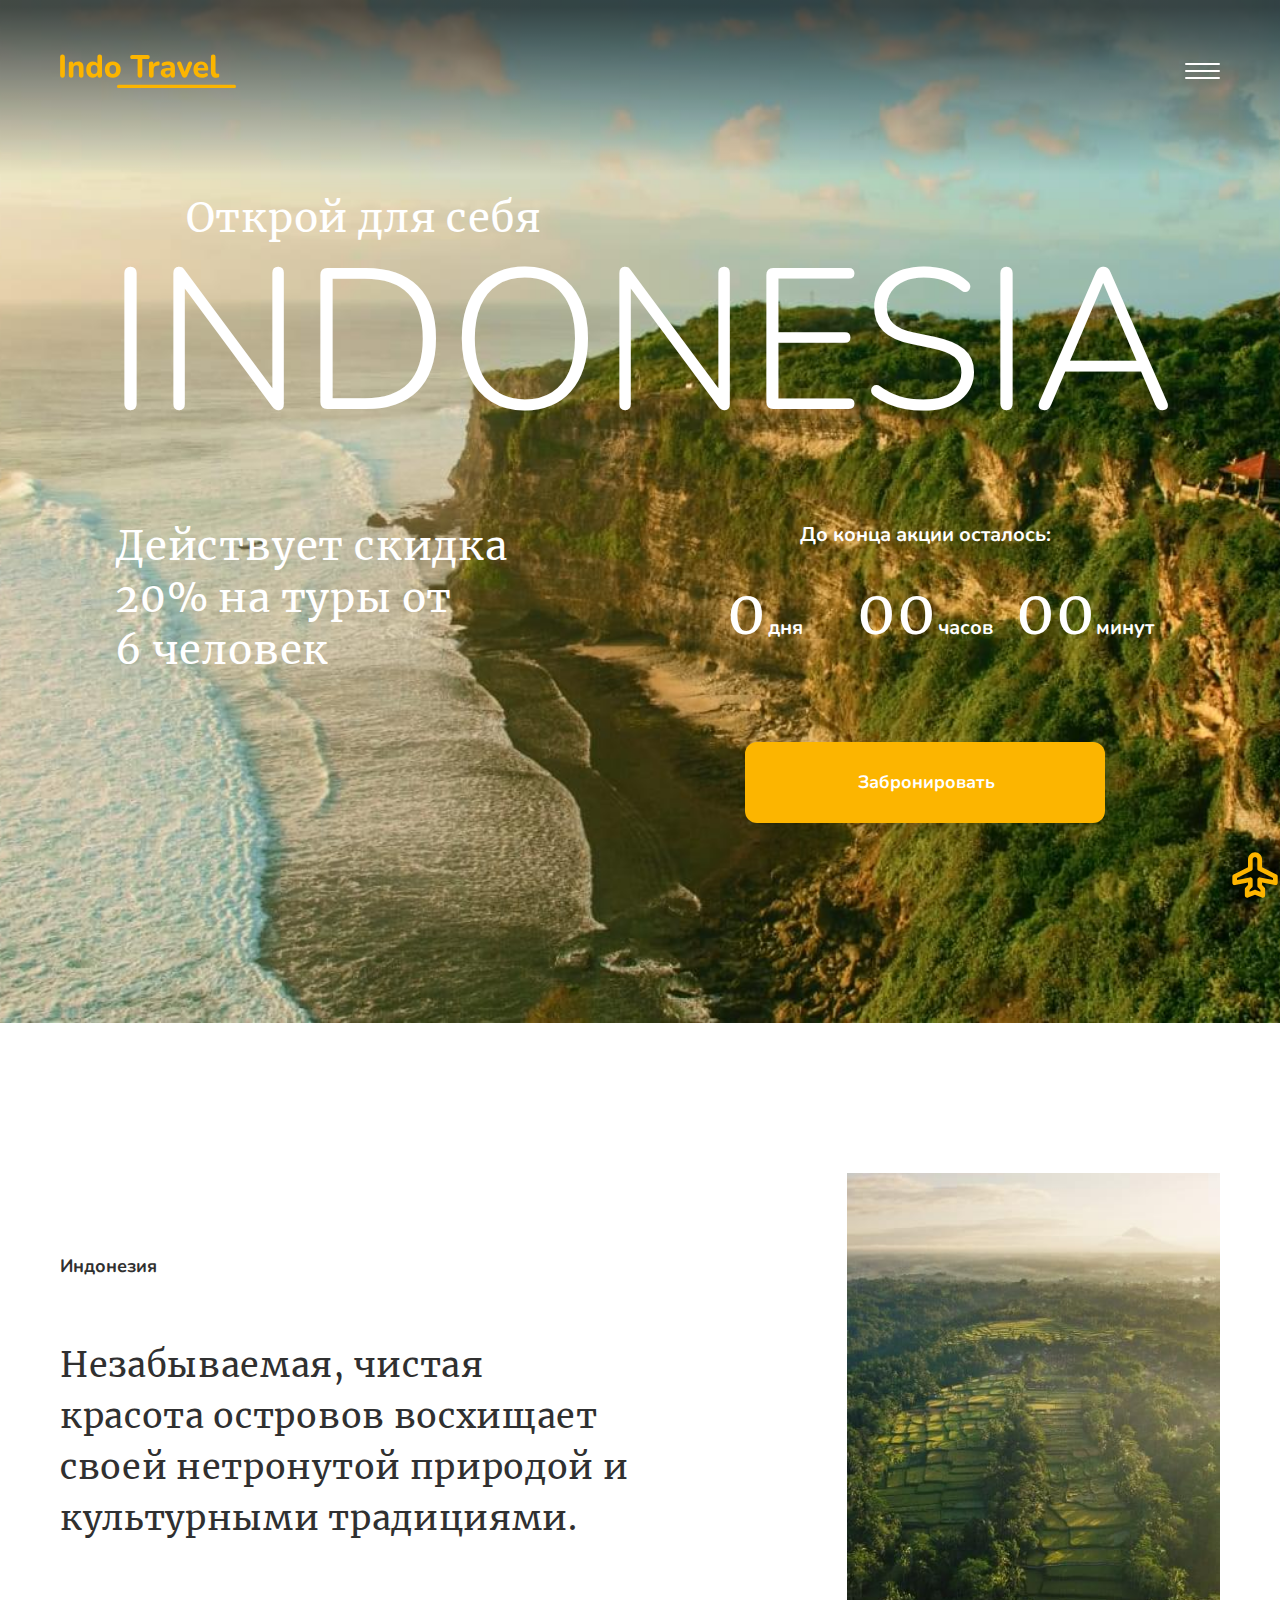
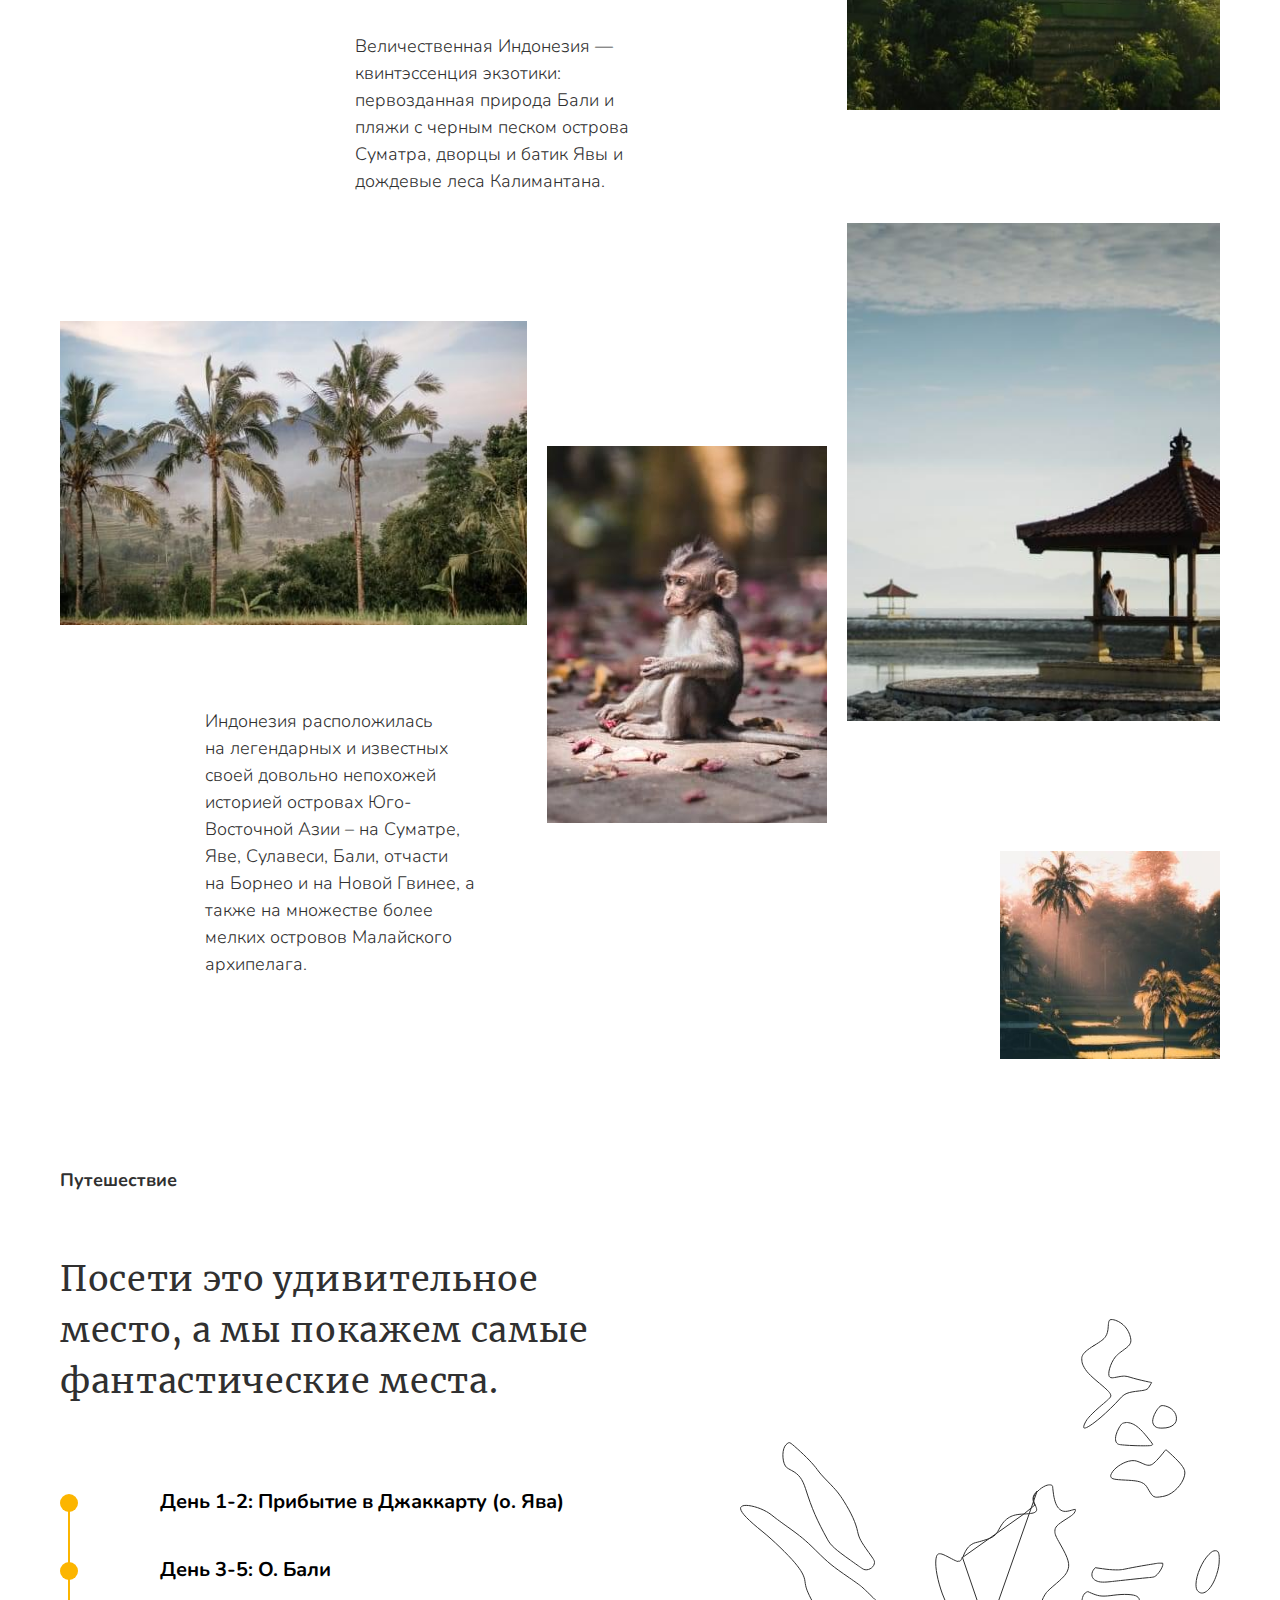
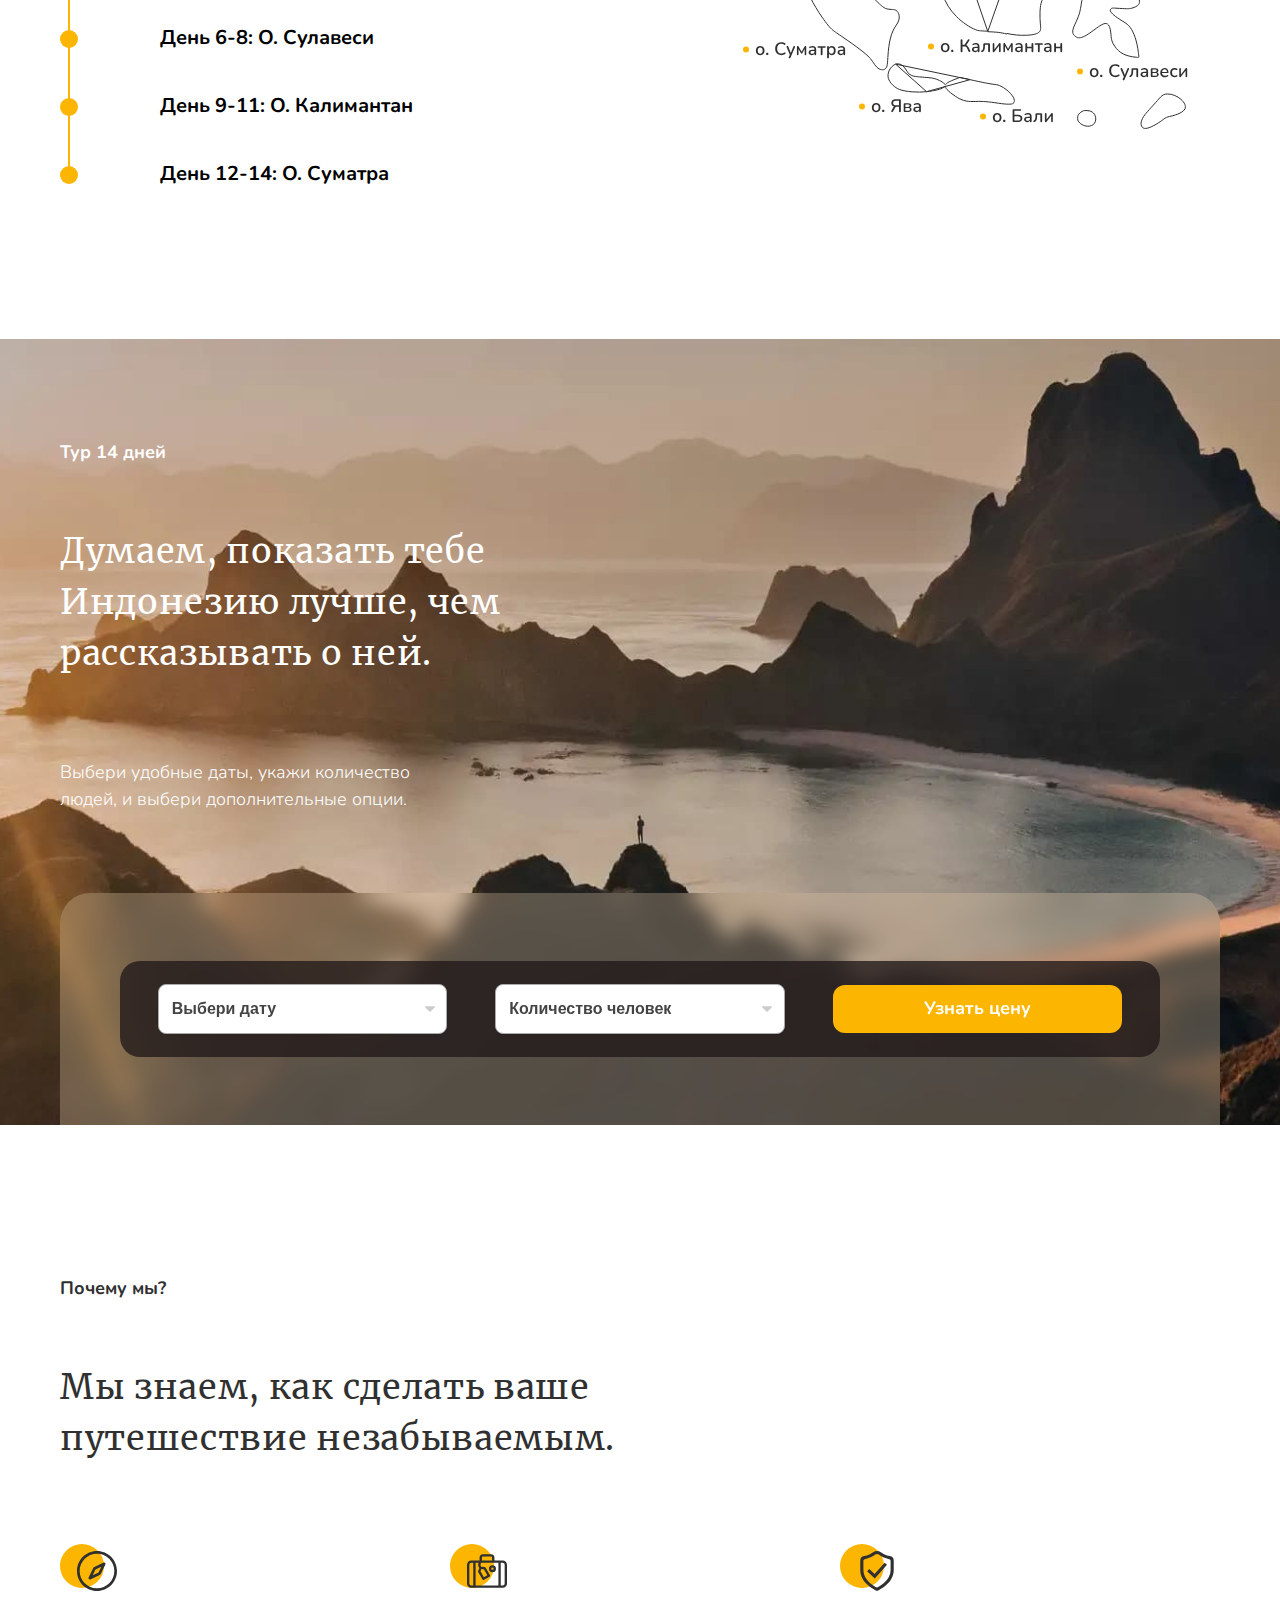
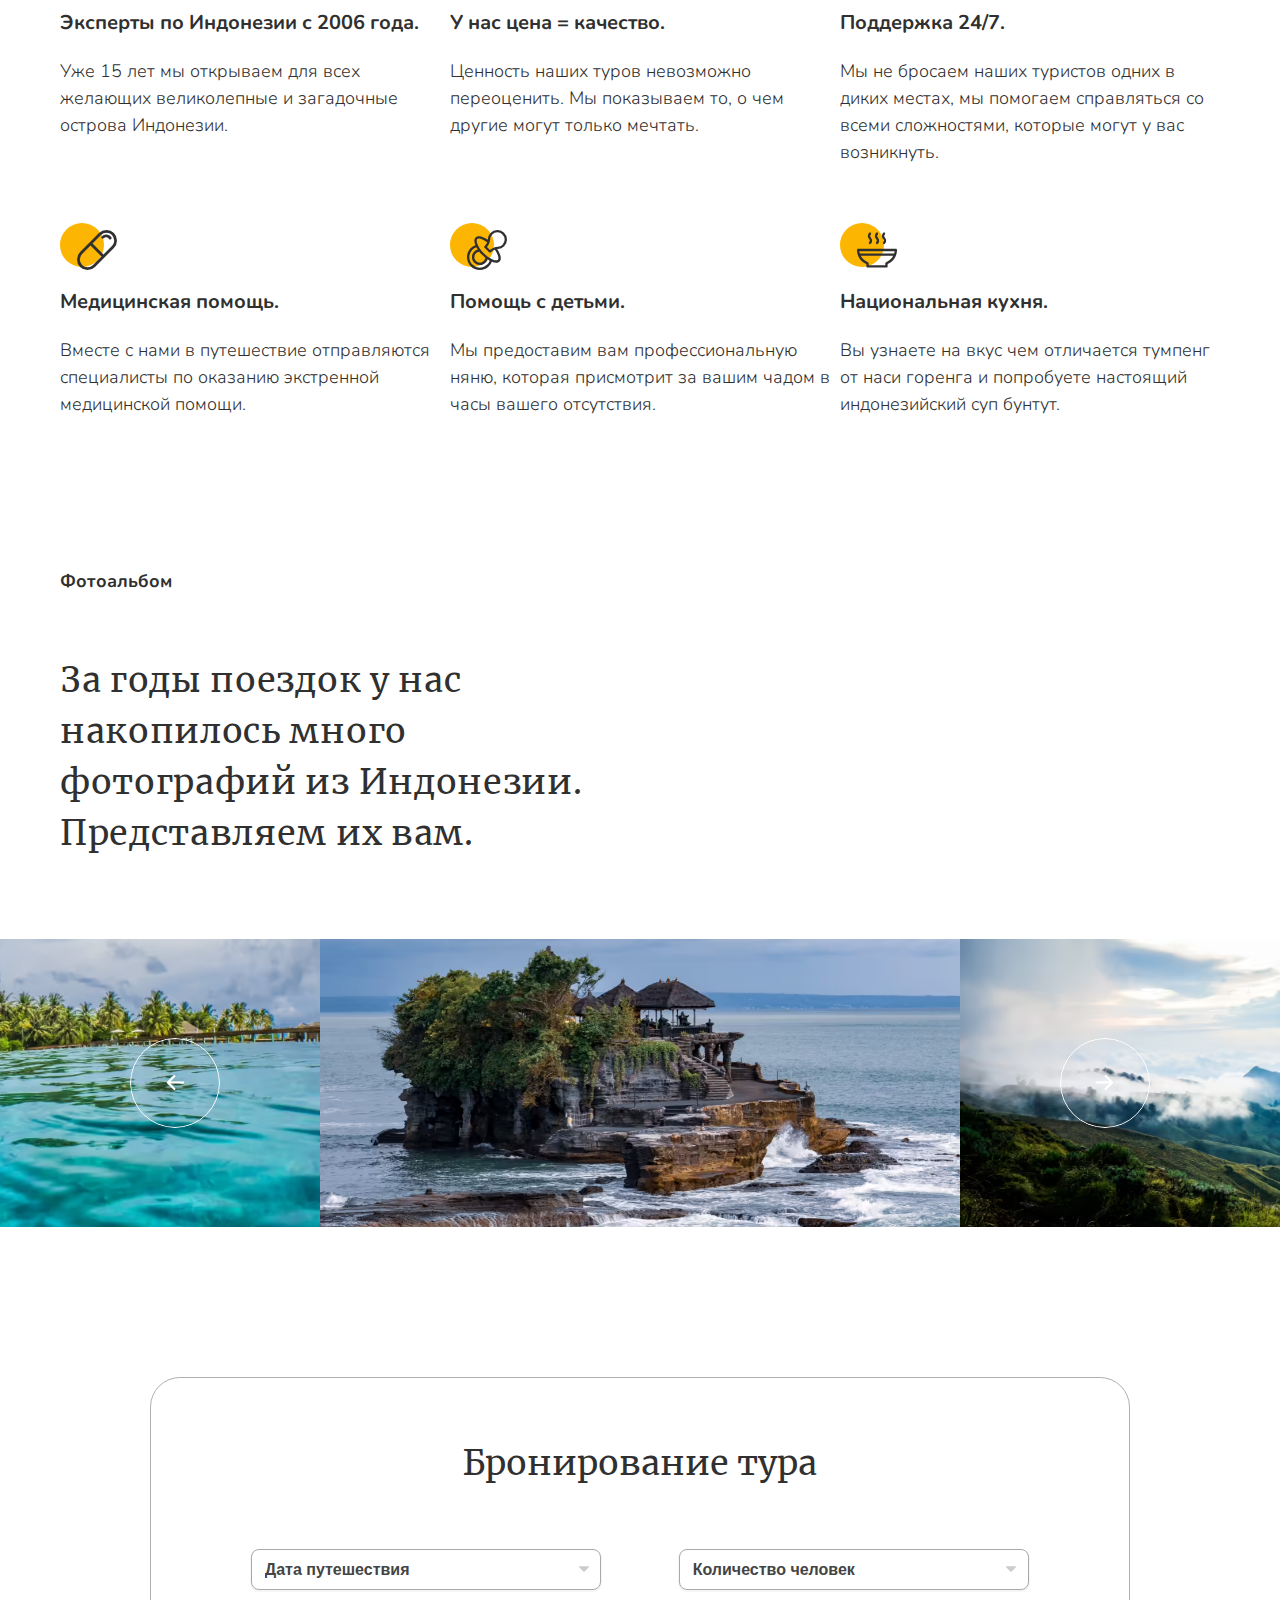
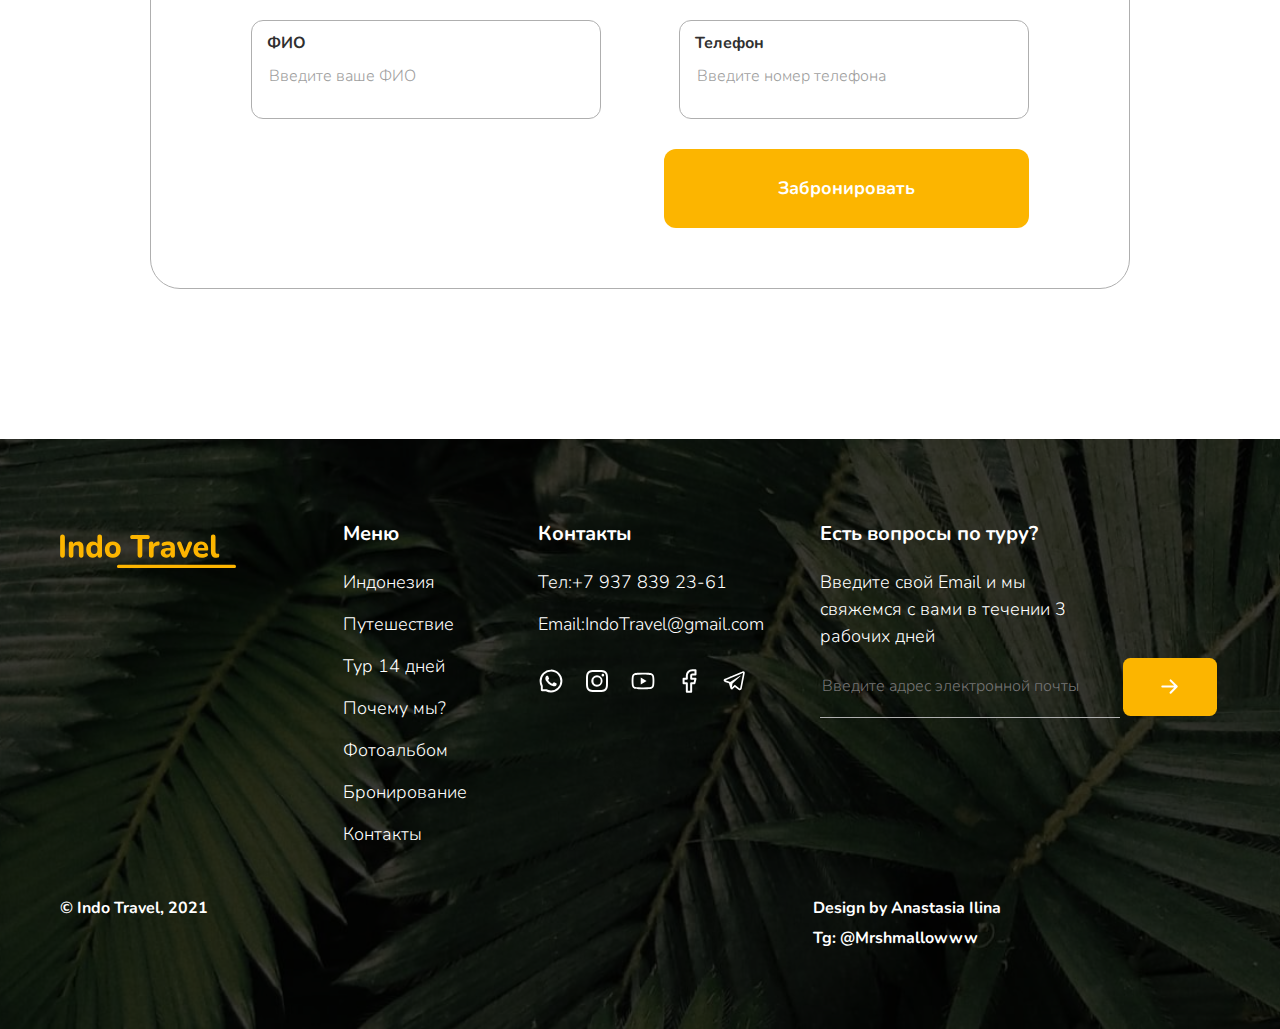
<file: index.html>
<!DOCTYPE html>
<html lang="en">
<head>
  <meta charset="UTF-8">
  <meta http-equiv="X-UA-Compatible" content="IE=edge">
  <meta name="viewport" content="width=device-width,initial-scale=1">
  <link rel="preload" href="fonts/merriweather-v28-latin_cyrillic-regular.woff2" as="font" type="font/woff2" crossorigin>
  <link rel="preload" href="fonts/nunito-v20-latin_cyrillic-300.woff2" as="font" type="font/woff2" crossorigin>
  <link rel="preload" href="fonts/nunito-v20-latin_cyrillic-700.woff2" as="font" type="font/woff2" crossorigin>
  <link rel="icon" type="image/svg+xml" href="img/favicon.svg">
  <link rel="icon" type="image/png" href="img/favicon.png">
  <link rel="stylesheet" href="css/swiper-bundle.css"/>
  <link rel="stylesheet" href="css/index.css">
  <link rel="stylesheet" href="css/timer.css">
  <title>Indonesia</title>
  <script defer src="scripts/swiper-bundle.min.js"></script>
  <script defer src="scripts/just-validate.production.min.js"></script>
  <script defer src="scripts/inputmask.min.js"></script>
  <script src="scripts/main.js" type="module"></script>
</head>
<body>
  <header class="header">
    <div class="container header__container">
      <img src="img/logo.svg" class="logo header__logo" alt="Логотип компании Indo Travel">

      <button class="header__menu-button" aria-label="Кнопка вызова меню"></button>

      <nav class="header__menu">
        <ul class="header__list">
          <li class="header__item"><a href="#about" class="header__link">Индонезия</a></li>
          <li class="header__item"><a href="#travel" class="header__link">Путешествие</a></li>
          <li class="header__item"><a href="#tour" class="header__link">Тур 14 дней</a></li>
          <li class="header__item"><a href="#why" class="header__link">Почему мы?</a></li>
          <li class="header__item"><a href="#album" class="header__link">Фотоальбом</a></li>
          <li class="header__item"><a href="#reservation" class="header__link">Бронирование</a></li>
          <li class="header__item"><a href="#contacts" class="header__link">Контакты</a></li>
        </ul>
      </nav>
    </div>
  </header>
  <main>
    <section class="section hero" id="hero">
      <div class="container">
        <div class="hero__content">
          <div class="hero__wrapper-title">
            <p class="hero__subtitle">Открой для себя</p>
            <h1 class="hero__title">Indonesia</h1>
          </div>

          <p class="hero__text">Действует скидка 20% на туры от 6&nbsp;человек</p>

          <div class="hero__timer timer" data-timer-deadline="15/01/2022">
            <p class="timer__title">До конца акции осталось:</p>
            <p class="timer__item timer__item_days">
              <span class="timer__count timer__count_days">2</span>
              <span class="timer__units timer__units_days">дня</span></p>
            <p class="timer__item timer__item_hours">
              <span class="timer__count timer__count_hours">05</span>
              <span class="timer__units timer__units_hours">часов</span></p>
            <p class="timer__item timer__item_minutes">
              <span class="timer__count timer__count_minutes">12</span>
              <span class="timer__units timer__units_minutes">минут</span></p>
          </div>

          <button class="button hero__button">Забронировать</button>
        </div>
      </div>
    </section>
    <section class="section about" id="about">
      <div class="container about__container about__content">
        <div class="about__grid-item about__grid-item_a">
          <h2 class="section__title">Индонезия</h2>
          <p class="section__text about__text about__text_big about__text_a">Незабываемая, чистая красота островов восхищает своей нетронутой природой и культурными традициями.</p>
        </div>

        <p class="section__text section__text_small about__text about__text_small about__grid-item about__grid-item_b">Величественная Индонезия — квинтэссенция экзотики: первозданная природа Бали и пляжи с черным песком острова Суматра, дворцы и батик Явы и дождевые леса Калимантана.</p>

        <div class="about__pics about__grid-item">
          <div class="about__list">
            <img src="img/about/fields.jpg" alt="Поля" class="about__item about__item_a about__image">
            <img src="img/about/palm.jpg" alt="Пальмы" class="about__item about__item_b about__image">
            <img src="img/about/monkey.jpg" alt="Обезьяна" class="about__item about__item_c about__image">
            <img src="img/about/gazebo.jpg" alt="Беседка" class="about__item about__item_d about__image">
            <img src="img/about/sunshine.jpg" alt="Солнечные лучи" class="about__item about__item_e about__image"></div>
        </div>

        <p class="section__text section__text_small about__text about__text_small about__grid-item about__grid-item_c">Индонезия расположилась на&nbsp;легендарных и известных своей довольно непохожей историей островах Юго-Восточной Азии – на&nbsp;Суматре, Яве, Сулавеси, Бали, отчасти на&nbsp;Борнео и на&nbsp;Новой Гвинее, а также на&nbsp;множестве более мелких островов Малайского архипелага.</p>
      </div>
    </section>
    <section class="section travel" id="travel">
      <div class="container travel__container">
        <h2 class="section__title travel__title">Путешествие</h2>
        <p class="section__text section__text_big travel__text travel__text_big">Посети это удивительное место, а мы покажем самые фантастические места.</p>
        <div class="travel__content">
          <ul class="travel__accordion" id="accordion">
            <li class="travel__item travel__item_active">
              <button class="travel__item-title">День 1-2: Прибытие в Джаккарту (о. Ява)</button>
              <div class="travel__item-text-wrapper">
                <p class="travel__item-text">Свое путешествие мы начнем со столицы Индонезии – города Джаккарты. Она огромная, многоликая, многоголосая. В Центральном муниципалитете ждут известные достопримечательности, а в Северном — рестораны и рынки с морепродуктами. Западные районы хранят память о голландских колонизаторах, а в восточных кипит современная промышленность.</p>
              </div>
            </li>
            <li class="travel__item">
              <button class="travel__item-title">День 3-5: О. Бали</button>
              <div class="travel__item-text-wrapper">
                <p class="travel__item-text">Природа острова поражает экзотичностью лесов, величием гор и до сих пор действующих вулканов, среди которых самыми живописными считаются Гунунг-Батур и Гунунг-Агунг. Именно сочетание необычной природы и старинных индуистских храмов – прекрасная и уникальная особенность Бали, выделяющая его из других островов Индонезии.</p>
              </div>
            </li>
            <li class="travel__item">
              <button class="travel__item-title">День 6-8: О. Сулавеси</button>
              <div class="travel__item-text-wrapper">
                <p class="travel__item-text">Сулавеси — настоящий заповедник культур и традиций, а к тому же ещё и просто очень красивый и зелёный остров. Пещерные захоронения, экзотическая природа, заповедник острова Бутон, дайвинг среди коралловых рифов в районе залива Манадо, горные озёра, пышные народные церемонии — всё это привлекает сюда тысячи туристов каждый год.</p>
              </div>
            </li>
            <li class="travel__item">
              <button class="travel__item-title">День 9-11: О. Калимантан</button>
              <div class="travel__item-text-wrapper">
                <p class="travel__item-text">Калимантан (Борнео)— третий по величине остров в мире; единственный морской остров, разделённый между тремя государствами: Индонезией, Малайзией и Брунеем.</p>
              </div>
            </li>
            <li class="travel__item">
              <button class="travel__item-title">День 12-14: О. Суматра</button>
              <div class="travel__item-text-wrapper">
                <p class="travel__item-text">Суматра — один из крупнейших островов Индонезии, известный своими протяженными пляжами с темным песком, руинами древних храмовых комплексов и дворцов и нетронутой природой. Вдоль западного побережья Суматры раскинулись горы Барисан, самый высокий пик которых — гора Керинчи (3800 м).</p>
              </div>
            </li>
          </ul>
        </div>
      </div>
    </section>

    <section class="section tour" id="tour">
      <div class="container tour__container">
        <div class="tour__info">
          <h2 class="section__title tour__title">Тур 14 дней</h2>
          <p class="section__text section__text_big">Думаем, показать тебе Индонезию лучше, чем рассказывать о ней.</p>
          <p class="section__text tour__text">Выбери удобные даты, укажи количество людей, и выбери дополнительные опции.</p>
        </div>
        <div class="tour__content">
          <form action="#" class="tour__form">
            <label class="tour__select-wrapper tour__select-wrapper_date">
              <select name="dates" id="tour__date" class="tour__select">
                <option value="" class="tour__option">Выбери дату</option>
              </select>
            </label>
            <label class="tour__select-wrapper tour__select-wrapper_people">
              <select name="people" id="tour__people" class="tour__select">
                <option value="" class="tour__option">Количество человек</option>
              </select>
            </label>
            <button class="button tour__button">Узнать цену</button>
          </form>
        </div>
      </div>
    </section>
    <section class="section why" id="why">
      <div class="container why__container">
        <h2 class="section__title why__title">Почему мы?</h2>
        <p class="section__text section__text_big why__text why__text_big">Мы знаем, как сделать ваше путешествие незабываемым.</p>
        <div class="why__content">
          <ul class="why__list">
            <li class="why__item">
              <h3 class="why__item-title">Эксперты по Индонезии с 2006 года.</h3>
              <p class="why__item-text">Уже 15 лет мы открываем для всех желающих великолепные и загадочные острова Индонезии.</p>
            </li>
            <li class="why__item">
              <h3 class="why__item-title">У нас цена = качество.</h3>
              <p class="why__item-text">Ценность наших туров невозможно переоценить. Мы показываем то, о чем другие могут только мечтать.</p>
            </li>
            <li class="why__item">
              <h3 class="why__item-title">Поддержка 24/7.</h3>
              <p class="why__item-text">Мы не бросаем наших туристов одних в диких местах, мы помогаем справляться со всеми сложностями, которые могут у вас возникнуть.</p>
            </li>
            <li class="why__item">
              <h3 class="why__item-title">Медицинская помощь.</h3>
              <p class="why__item-text">Вместе с нами в путешествие отправляются специалисты по оказанию экстренной медицинской помощи.</p>
            </li>
            <li class="why__item">
              <h3 class="why__item-title">Помощь с детьми.</h3>
              <p class="why__item-text">Мы предоставим вам профессиональную няню, которая присмотрит за вашим чадом в часы вашего отсутствия.</p>
            </li>
            <li class="why__item">
              <h3 class="why__item-title">Национальная кухня.</h3>
              <p class="why__item-text">Вы узнаете на вкус чем отличается тумпенг от наси горенга и попробуете настоящий индонезийский суп бунтут.</p>
            </li>
          </ul>
        </div>
      </div>
    </section>
    <section class="section album" id="album">
      <div class="container album__container">
        <h2 class="section__title album__title">Фотоальбом</h2>
        <p class="section__text section__text_big album__text">За годы поездок у нас накопилось много фотографий из Индонезии. Представляем их вам.</p>
      </div>
      <div class="album__slider swiper">
        <ul class="album__list swiper-wrapper">
          <li class="album__item swiper-slide">
            <picture>
              <source srcset="img/album/1.avif" type="image/avif">
              <source srcset="img/album/1.webp" type="image/webp">
              <img src="img/album/1.jpg" alt="Остров" class="album__image"></picture>
          </li>
          <li class="album__item swiper-slide">
            <picture>
              <source srcset="img/album/2.avif" type="image/avif">
              <source srcset="img/album/2.webp" type="image/webp">
              <img src="img/album/2.jpg" alt="Горы" class="album__image"></picture>
          </li>
          <li class="album__item swiper-slide">
            <picture>
              <source srcset="img/album/3.avif" type="image/avif">
              <source srcset="img/album/3.webp" type="image/webp">
              <img src="img/album/3.jpg" alt="Лодки" class="album__image"></picture>
          </li>
          <li class="album__item swiper-slide">
            <picture>
              <source srcset="img/album/4.avif" type="image/avif">
              <source srcset="img/album/4.webp" type="image/webp">
              <img src="img/album/4.jpg" alt="Закат" class="album__image"></picture>
          </li>
          <li class="album__item swiper-slide">
            <picture>
              <source srcset="img/album/5.avif" type="image/avif">
              <source srcset="img/album/5.webp" type="image/webp">
              <img src="img/album/5.jpg" alt="Волны" class="album__image"></picture>
          </li>
          <li class="album__item swiper-slide">
            <picture>
              <source srcset="img/album/6.avif" type="image/avif">
              <source srcset="img/album/6.webp" type="image/webp">
              <img src="img/album/6.jpg" alt="Лагуна" class="album__image"></picture>
          </li>
        </ul>
        <div class="album__left"></div>
        <div class="album__right"></div>
      </div>
    </section>
    <section class="section reservation" id="reservation">
      <div class="container reservation__container">
        <form action="#" class="reservation__form">
          <h2 class="reservation__title">Бронирование тура</h2>
          <div class="reservation__inputs">
            <div class="reservation__selects">
              <label class="reservation__select-wrapper reservation__select-wrapper_date">
                <select name="dates" id="reservation__date" class="reservation__select">
                  <option value="" class="tour__option">Дата путешествия</option>
                </select>
              </label>
              <label class="reservation__select-wrapper reservation__select-wrapper_people">
                <select name="people" id="reservation__people" class="reservation__select">
                  <option value="" class="tour__option reservation__option">Количество человек</option>
                </select>
              </label>
            </div>
          </div>
          <div class="reservation__contacts">
            <div class="reservation__input-wrap">
              <label for="reservation__name" class="reservation__label">ФИО</label>
              <input required type="text" class="reservation__input reservation__input_name" id="reservation__name" placeholder="Введите ваше ФИО">
            </div>
            <div class="reservation__input-wrap">
              <label for="reservation__phone" class="reservation__label">Телефон</label>
              <input required type="text" class="reservation__input" id="reservation__phone" placeholder="Введите номер телефона">
            </div>
          </div>
          <div class="reservation__bottom">
            <div class="reservation__info">
              <p class="reservation__data"></p>
              <p class="reservation__price"></p>
            </div>
            <button class="button reservation__button">Забронировать</button>
          </div>
        </form>
      </div>
    </section>
  </main>
  <footer class="footer" id="contacts">
    <div class="container">
      <div class="footer__content">
        <img src="img/logo.svg" class="logo footer__logo" alt="Логотип компании Indo Travel">
        <div class="footer__menu">
          <h3 class="footer__title">Меню</h3>
          <ul class="footer__list">
            <li class="footer__item"><a href="#about" class="footer__link">Индонезия</a></li>
            <li class="footer__item"><a href="#travel" class="footer__link">Путешествие</a></li>
            <li class="footer__item"><a href="#tour" class="footer__link">Тур 14 дней</a></li>
            <li class="footer__item"><a href="#why" class="footer__link">Почему мы?</a></li>
            <li class="footer__item"><a href="#album" class="footer__link">Фотоальбом</a></li>
            <li class="footer__item"><a href="#reservation" class="footer__link">Бронирование</a></li>
            <li class="footer__item"><a href="#contacts" class="footer__link">Контакты</a></li>
          </ul>
        </div>
        <div class="footer__contacts">
          <h2 class="footer__title">Контакты</h2>
          <p class="footer__contacts-text">Тел:<a href="tel:+79378392361" class="footer__link">+7 937 839 23-61</a></p>
          <p class="footer__contacts-text">Email:<a href="mailto:IndoTravel@gmail.com" class="footer__link">IndoTravel@gmail.com</a>
          </p>
          <ul class="footer__socials">
            <li class="footer__link">
              <a href="#" class="footer__socials-link footer__socials-link_wa" aria-label="ссылка на whats app"></a>
            </li>
            <li class="footer__link">
              <a href="#" class="footer__socials-link footer__socials-link_inst" aria-label="ссылка на instagram"></a>
            </li>
            <li class="footer__link">
              <a href="#" class="footer__socials-link footer__socials-link_youtube" aria-label="ссылка на youtube"></a>
            </li>
            <li class="footer__link">
              <a href="#" class="footer__socials-link footer__socials-link_facebook" aria-label="ссылка на facebook"></a>
            </li>
            <li class="footer__link">
              <a href="#" class="footer__socials-link footer__socials-link_tg" aria-label="ссылка на telegram"></a></li>
          </ul>
        </div>
        <form action="#" class="footer__form">
          <h2 class="footer__title footer__form-title">Есть вопросы по туру?</h2>
          <p class="footer__text">Введите свой Email и мы свяжемся с вами в течении 3 рабочих дней</p>
          <div class="footer__input-wrap">
            <input required type="text" class="footer__input" placeholder="Введите адрес электронной почты">
            <button type="submit" class="button footer__button" aria-label="Кнопка отправки данных формы"></button>
          </div>
        </form>
      </div>
      <div class="footer__info">
        <p class="footer__copy footer__info-text">© Indo Travel, 2021</p>
        <div class="footer__design">
          <p class="footer__author footer__info-text">Design by Anastasia Ilina</p>
          <p class="footer__tg footer__info-text"><a href="https://tlgg.ru/@Mrshmallowww">Tg: @Mrshmallowww</a></p>
        </div>
      </div>
    </div>
  </footer>
  <div class="overlay-modal__wrapper">
    <div class="overlay-modal modal-success">
      <div class="modal-title modal-success__title">Ваша заявка успешно отправлена</div>
      <div class="modal-descr modal-success__descr">Наши менеджеры свяжутся с вами в течении 3-х рабочих дней</div>
      <button class="modal-btn modal-success__btn"><img src="./img/Vector.png" alt=""></button>
    </div>
    <div class="overlay-modal modal-error">
      <div class="modal-title modal-title__error">Упс... Что-то пошло не так</div>
      <div class="modal-descr">Не удалось отправить заявку. Пожалуйста, повторите отправку еще раз</div>
      <button class="modal-btn modal-btn__error">Забронировать</button>
    </div>
  </div>
</body>
</html>
</file>
<file: css/timer.css>
.timer {
		display: -ms-grid;
		display: grid;
		-ms-grid-columns: (1fr) [ 3 ];
		grid-template-columns: repeat(3, 1fr);
		grid-template-areas: "title title title" "days hours minutes";
}

.timer__title {
		-ms-grid-row: 1;
		-ms-grid-column: 1;
		-ms-grid-column-span: 3;
		grid-area: title;
		font-weight: bold;
		font-size: 20px;
		line-height: 150%;
		text-align: center;
}

.timer__days {
		-ms-grid-row: 2;
		-ms-grid-column: 1;
		grid-area: days;
}

.timer__hours {
		-ms-grid-row: 2;
		-ms-grid-column: 2;
		grid-area: hours;
}

.timer__minutes {
		-ms-grid-row: 2;
		-ms-grid-column: 3;
		grid-area: minutes;
}

.timer__item {
		-ms-grid-column-align: center;
		justify-self: center;
		display: flex;
		align-items: baseline;
}

.timer__count {
		font-family: Merriweather, serif;
		font-size: 60px;
		line-height: 130%;
		letter-spacing: 0.02em;
}

.timer__units {
		font-weight: bold;
		font-size: 20px;
		line-height: 150%;
}

@media (max-width: 1200px) {
		.timer__title {
				font-size: 18px;
		}

		.timer__count {
				font-size: 50px;
		}

		.timer__units {
				font-size: 18px;
		}

}

@media (max-width: 1000px) {
		.timer__title {
				font-size: 14px;
		}

		.timer__count {
				font-size: 32px;
		}

		.timer__units {
				font-size: 12px;
		}
}

@media (max-width: 760px) {
		.timer__title {
				font-size: 12px;
		}

		.timer__count {
				font-size: 26px;
		}

		.timer__units {
				font-size: 12px;
		}
}
</file>
